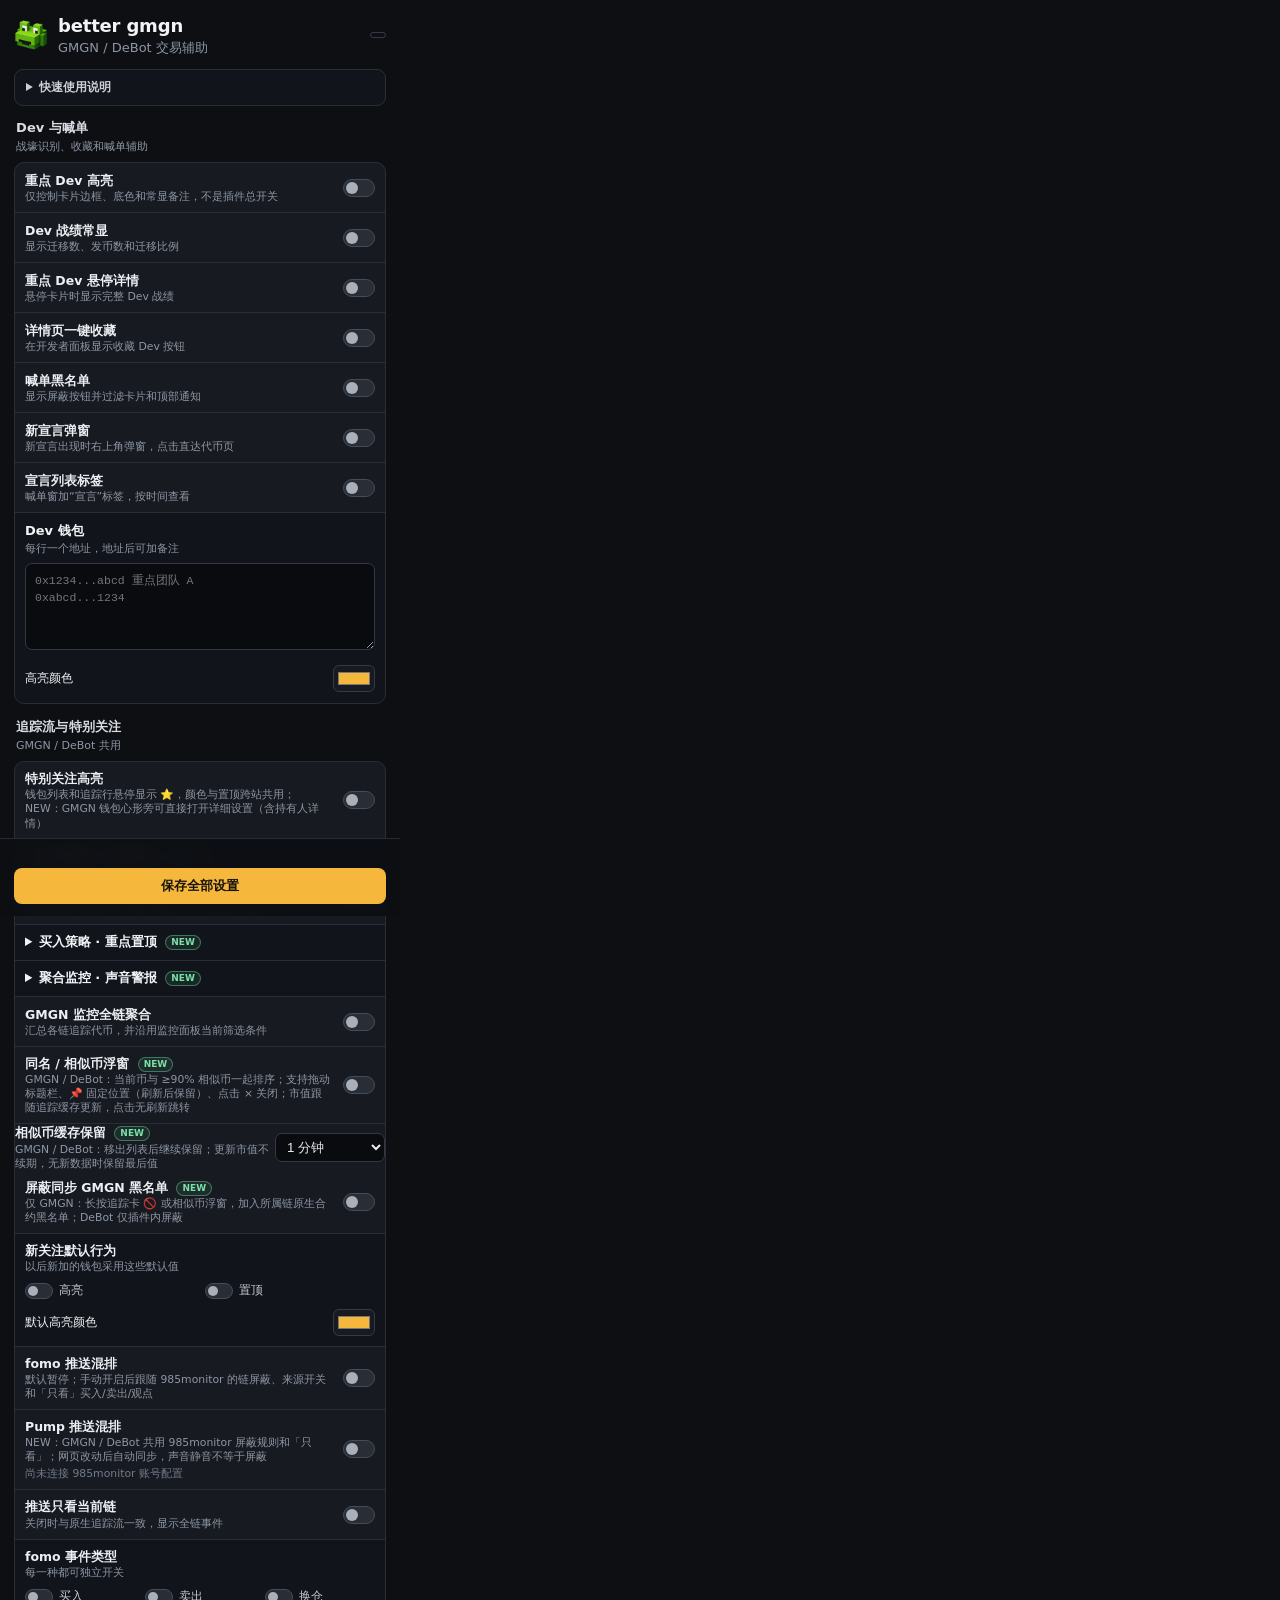
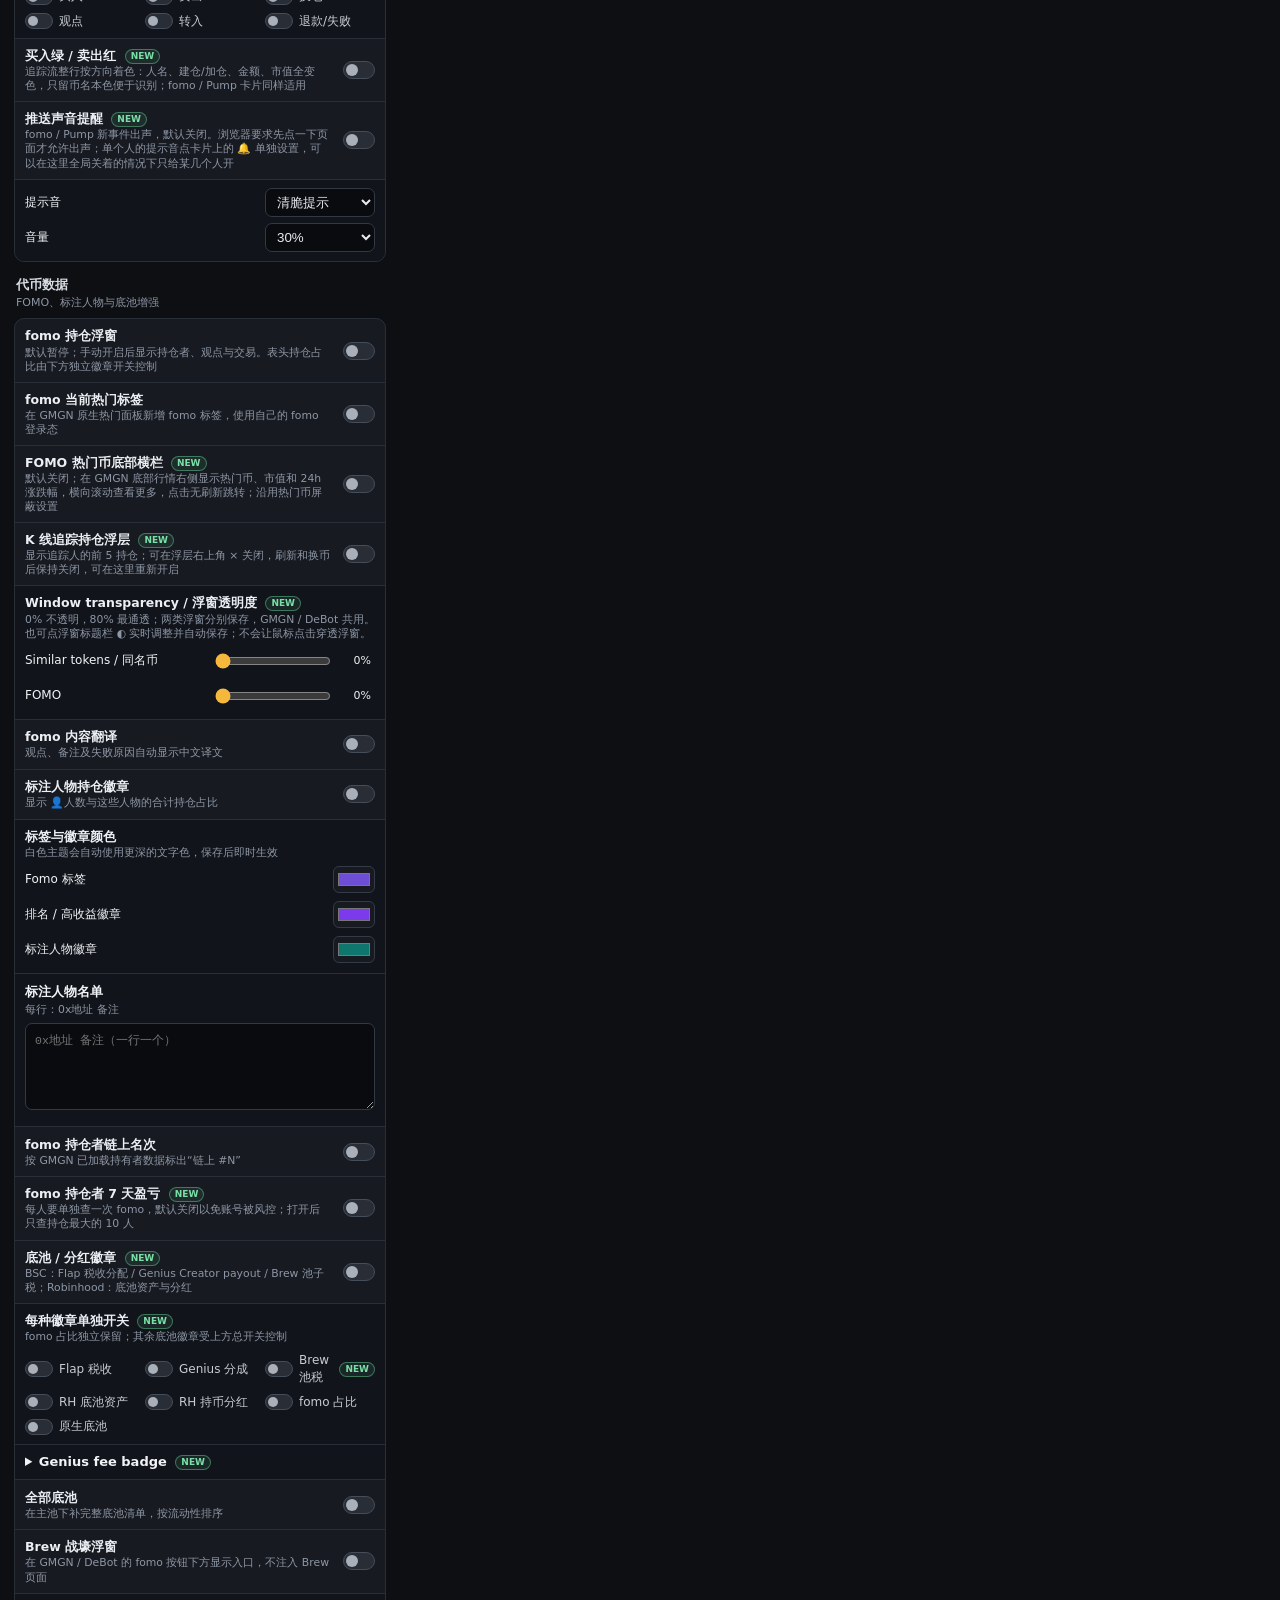
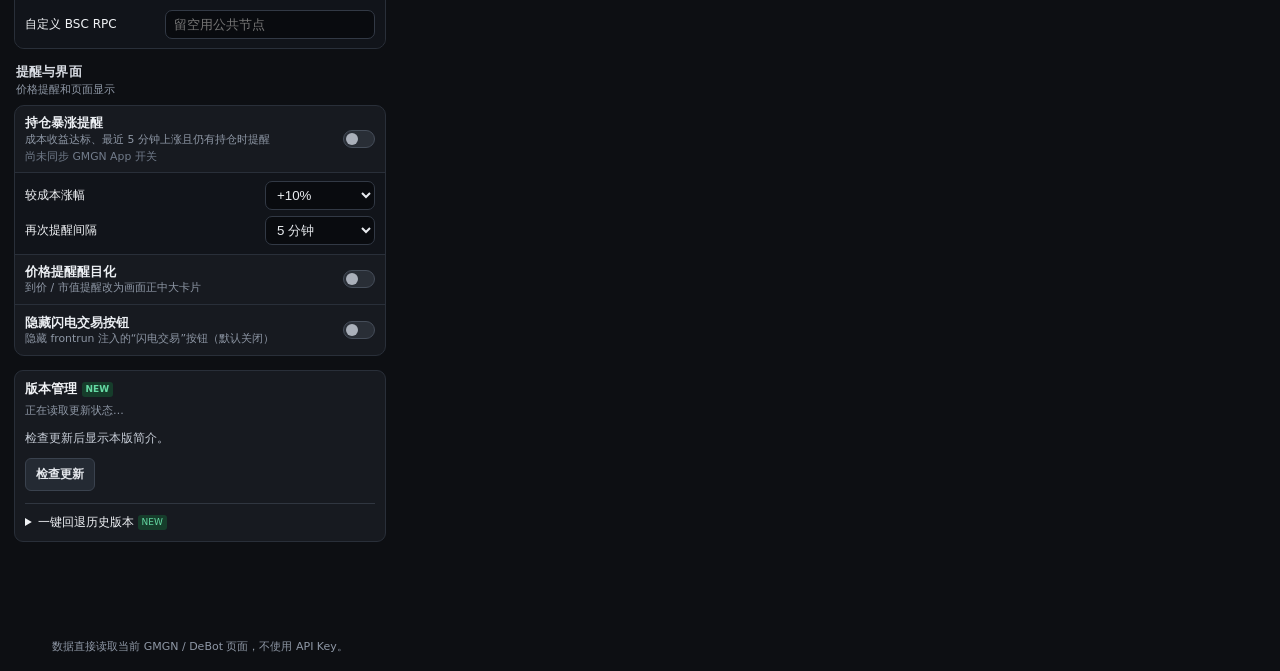
<file: popup.html>
<!doctype html>
<html lang="zh-CN">
  <head>
    <meta charset="utf-8" />
    <meta name="viewport" content="width=device-width, initial-scale=1" />
    <title>better gmgn</title>
    <link rel="stylesheet" href="popup.css" />
  </head>
  <body>
    <main>
      <header>
        <div class="brand">
          <img class="brand-icon" src="icons/icon48.png" alt="" />
          <div>
            <h1>better gmgn</h1>
            <p>GMGN / DeBot 交易辅助</p>
          </div>
        </div>
        <span id="version"></span>
      </header>

      <details class="settings-guide">
        <summary>快速使用说明</summary>
        <ul class="gdh-howto">
          <li><b>追踪流屏蔽某个币</b>：长按 🚫 一秒，默认同步 GMGN 原生合约黑名单。</li>
          <li><b>特别关注</b>：点推送卡或钱包行上的 ☆；追踪面板头部 ★N 可管理。</li>
          <li><b>fomo 浮窗</b>：代币页右下角点 fomo；需使用自己的 fomo 登录态。</li>
          <li><b>Brew 战壕</b>：GMGN / DeBot 的 fomo 按钮下方点 Brew，查看新创建、热门、市值与官方底池。</li>
          <li><b>持仓暴涨提醒</b>：先打开一次 GMGN 持仓面板，切链后也各打开一次。</li>
        </ul>
        <a class="gdh-howto-link" href="https://bettergmgn.com/#features" target="_blank" rel="noreferrer">完整功能说明 →</a>
      </details>

      <section class="settings-section">
        <div class="section-heading"><div><h2>Dev 与喊单</h2><small>战壕识别、收藏和喊单辅助</small></div></div>
        <div class="feature-list">
          <label class="switch-row"><span><strong>重点 Dev 高亮</strong><small>仅控制卡片边框、底色和常显备注，不是插件总开关</small></span><input id="enabled" type="checkbox" /></label>
          <label class="switch-row"><span><strong>Dev 战绩常显</strong><small>显示迁移数、发币数和迁移比例</small></span><input id="show-dev-performance" type="checkbox" /></label>
          <label class="switch-row"><span><strong>重点 Dev 悬停详情</strong><small>悬停卡片时显示完整 Dev 战绩</small></span><input id="show-dev-tooltip" type="checkbox" /></label>
          <label class="switch-row"><span><strong>详情页一键收藏</strong><small>在开发者面板显示收藏 Dev 按钮</small></span><input id="enable-dev-bookmark" type="checkbox" /></label>
          <label class="switch-row"><span><strong>喊单黑名单</strong><small>显示屏蔽按钮并过滤卡片和顶部通知</small></span><input id="enable-callout-blacklist" type="checkbox" /></label>
          <label class="switch-row"><span><strong>新宣言弹窗</strong><small>新宣言出现时右上角弹窗，点击直达代币页</small></span><input id="enable-manifesto-toast" type="checkbox" /></label>
          <label class="switch-row"><span><strong>宣言列表标签</strong><small>喊单窗加“宣言”标签，按时间查看</small></span><input id="enable-manifesto-tab" type="checkbox" /></label>
          <div class="sub-settings">
            <label class="field" for="dev-list"><span>Dev 钱包</span><small>每行一个地址，地址后可加备注</small></label>
            <textarea id="dev-list" rows="4" spellcheck="false" placeholder="0x1234...abcd 重点团队 A&#10;0xabcd...1234"></textarea>
            <label class="control-row" for="highlight-color"><span>高亮颜色</span><input id="highlight-color" type="color" value="#f5b83d" /></label>
          </div>
        </div>
      </section>

      <section class="settings-section">
        <div class="section-heading"><div><h2>追踪流与特别关注</h2><small>GMGN / DeBot 共用</small></div></div>
        <div class="feature-list">
          <label class="switch-row"><span><strong>特别关注高亮</strong><small>钱包列表和追踪行悬停显示 ⭐，颜色与置顶跨站共用；NEW：GMGN 钱包心形旁可直接打开详细设置（含持有人详情）</small></span><input id="enable-special-wallet" type="checkbox" /></label>
          <details class="sub-settings compact">
            <summary><strong>重点提醒 · 持续置顶 <em class="new-badge">NEW</em></strong></summary>
            <small>开启特别关注高亮并选择钱包后，新推送以原生追踪卡片形式持续置顶；GMGN 跟随卡片 / 列表模式。点 × 关闭单条，「全部清除」关闭本站全部已保存提醒，不删除人物或策略，新提醒照常出现。点击代币不清除，仅本地保存，刷新可恢复。</small>
            <div id="priority-wallet-list"></div>
          </details>
          <label class="switch-row"><span><strong>追踪人名防误触</strong><small>开启后点人物名字不再跳转钱包；币名仍正常跳币</small></span><input id="disable-tracker-person-navigation" type="checkbox" /></label>
          <details class="sub-settings compact" id="buy-strategy-settings">
            <summary><strong>买入策略 · 重点置顶 <em class="new-badge">NEW</em></strong></summary>
            <small>策略按组独立保存，不随下方「保存全部设置」覆盖。新增组默认关闭；保存条件后，使用各组开关启停。</small>
            <div id="buy-strategy-editor"></div>
          </details>
          <details class="sub-settings compact"><summary><strong>聚合监控 · 声音警报 <em class="new-badge">NEW</em></strong></summary><small>GMGN 底部「聚合监控」打开独立原生面板，支持拖拽、缩放和停靠；人数左侧显示买家头像，点击查看明细；汇总已接收的追踪 / FOMO / Pump 买入，按人数、USD 金额筛选排序；新增卖出额、净买入额（买入减卖出）和确认清仓人数，缺数据不伪造。面板内 Sound alerts / 声音警报可配置秒数、金额或去重买家数、三级强度、同币每档仅提醒一次（跨刷新记忆）、0–100% 音量和每档独立的 6 种提示音，支持中文切换与试听，默认关闭。关闭面板仍监听；刷新后需点击启用声音。仅本地已接收数据，不补抓历史，不执行交易。</small></details>
          <label class="switch-row"><span><strong>GMGN 监控全链聚合</strong><small>汇总各链追踪代币，并沿用监控面板当前筛选条件</small></span><input id="enable-monitor-aggregate" type="checkbox" /></label>
          <label class="switch-row"><span><strong>同名 / 相似币浮窗 <em class="new-badge">NEW</em></strong><small>GMGN / DeBot：当前币与 ≥90% 相似币一起排序；支持拖动标题栏、📌 固定位置（刷新后保留）、点击 × 关闭；市值跟随追踪缓存更新，点击无刷新跳转</small></span><input id="enable-similar-token-panel" type="checkbox" /></label>
          <label class="option-row" for="similar-token-cache-minutes"><span><strong>相似币缓存保留 <em class="new-badge">NEW</em></strong><small>GMGN / DeBot：移出列表后继续保留；更新市值不续期，无新数据时保留最后值</small></span><select id="similar-token-cache-minutes"><option value="1">1 分钟</option><option value="5">5 分钟</option><option value="10">10 分钟</option><option value="30">30 分钟</option></select></label>
          <label class="switch-row"><span><strong>屏蔽同步 GMGN 黑名单 <em class="new-badge">NEW</em></strong><small>仅 GMGN：长按追踪卡 🚫 或相似币浮窗，加入所属链原生合约黑名单；DeBot 仅插件内屏蔽</small></span><input id="sync-gmgn-token-blacklist" type="checkbox" /></label>
          <div class="sub-settings compact">
            <div class="option-row"><span><strong>新关注默认行为</strong><small>以后新加的钱包采用这些默认值</small></span></div>
            <div class="check-grid two"><label><input id="special-wallet-default-highlight" type="checkbox" />高亮</label><label><input id="special-wallet-default-pin" type="checkbox" />置顶</label></div>
            <label class="control-row" for="special-wallet-default-color"><span>默认高亮颜色</span><input id="special-wallet-default-color" type="color" value="#f5b83d" /></label>
          </div>
          <label class="switch-row"><span><strong>fomo 推送混排</strong><small>默认暂停；手动开启后跟随 985monitor 的链屏蔽、来源开关和「只看」买入/卖出/观点</small></span><input id="enable-fomo-feed" type="checkbox" /></label>
          <label class="switch-row"><span><strong>Pump 推送混排</strong><small>NEW：GMGN / DeBot 共用 985monitor 屏蔽规则和「只看」；网页改动后自动同步，声音静音不等于屏蔽</small><small id="monitor-985-sync-status" class="sync-status">尚未连接 985monitor 账号配置</small></span><input id="enable-pump-feed" type="checkbox" /></label>
          <label class="switch-row"><span><strong>推送只看当前链</strong><small>关闭时与原生追踪流一致，显示全链事件</small></span><input id="fomo-feed-chain-only" type="checkbox" /></label>
          <div class="sub-settings compact">
            <div class="option-row"><span><strong>fomo 事件类型</strong><small>每一种都可独立开关</small></span></div>
            <div class="check-grid"><label><input id="fomo-feed-buy" type="checkbox" />买入</label><label><input id="fomo-feed-sell" type="checkbox" />卖出</label><label><input id="fomo-feed-swap" type="checkbox" />换仓</label><label><input id="fomo-feed-thesis" type="checkbox" />观点</label><label><input id="fomo-feed-transfer-in" type="checkbox" />转入</label><label><input id="fomo-feed-refund" type="checkbox" />退款/失败</label></div>
          </div>
          <label class="switch-row"><span><strong>买入绿 / 卖出红 <em class="new-badge">NEW</em></strong><small>追踪流整行按方向着色：人名、建仓/加仓、金额、市值全变色，只留币名本色便于识别；fomo / Pump 卡片同样适用</small></span><input id="enable-tracker-side-color" type="checkbox" /></label>
          <label class="switch-row"><span><strong>推送声音提醒 <em class="new-badge">NEW</em></strong><small>fomo / Pump 新事件出声，默认关闭。浏览器要求先点一下页面才允许出声；单个人的提示音点卡片上的 🔔 单独设置，可以在这里全局关着的情况下只给某几个人开</small></span><input id="feed-sound-on" type="checkbox" /></label>
          <div class="sub-settings compact control-grid">
            <label class="control-row" for="feed-sound-kind"><span>提示音</span><select id="feed-sound-kind"><option value="beep">清脆提示</option><option value="bell">铃声</option><option value="chime">双音门铃</option><option value="rise">上扬音阶</option><option value="radar">雷达</option><option value="alarm">警报</option></select></label>
            <label class="control-row" for="feed-sound-volume"><span>音量</span><select id="feed-sound-volume"><option value="30">30%</option><option value="50">50%</option><option value="70">70%</option><option value="100">100%</option></select></label>
          </div>
        </div>
      </section>

      <section class="settings-section">
        <div class="section-heading"><div><h2>代币数据</h2><small>FOMO、标注人物与底池增强</small></div></div>
        <div class="feature-list">
          <label class="switch-row"><span><strong>fomo 持仓浮窗</strong><small>默认暂停；手动开启后显示持仓者、观点与交易。表头持仓占比由下方独立徽章开关控制</small></span><input id="enable-fomo-panel" type="checkbox" /></label>
          <label class="switch-row"><span><strong>fomo 当前热门标签</strong><small>在 GMGN 原生热门面板新增 fomo 标签，使用自己的 fomo 登录态</small></span><input id="enable-fomo-trending" type="checkbox" /></label>
          <label class="switch-row"><span><strong>FOMO 热门币底部横栏 <em class="new-badge">NEW</em></strong><small>默认关闭；在 GMGN 底部行情右侧显示热门币、市值和 24h 涨跌幅，横向滚动查看更多，点击无刷新跳转；沿用热门币屏蔽设置</small></span><input id="enable-fomo-trending-footer" type="checkbox" /></label>
          <label class="switch-row"><span><strong>K 线追踪持仓浮层 <em class="new-badge">NEW</em></strong><small>显示追踪人的前 5 持仓；可在浮层右上角 × 关闭，刷新和换币后保持关闭，可在这里重新开启</small></span><input id="enable-chart-tracked-holdings" type="checkbox" /></label>
          <div class="sub-settings compact control-grid">
            <div class="option-row"><span><strong>Window transparency / 浮窗透明度 <em class="new-badge">NEW</em></strong><small>0% 不透明，80% 最通透；两类浮窗分别保存，GMGN / DeBot 共用。也可点浮窗标题栏 ◐ 实时调整并自动保存；不会让鼠标点击穿透浮窗。</small></span></div>
            <label class="control-row" for="similar-token-panel-transparency"><span>Similar tokens / 同名币</span><span class="transparency-control"><input id="similar-token-panel-transparency" type="range" min="0" max="80" step="5" value="0" /><output>0%</output></span></label>
            <label class="control-row" for="fomo-panel-transparency"><span>FOMO</span><span class="transparency-control"><input id="fomo-panel-transparency" type="range" min="0" max="80" step="5" value="0" /><output>0%</output></span></label>
          </div>
          <label class="switch-row"><span><strong>fomo 内容翻译</strong><small>观点、备注及失败原因自动显示中文译文</small></span><input id="fomo-translate" type="checkbox" /></label>
          <label class="switch-row"><span><strong>标注人物持仓徽章</strong><small>显示 👤人数与这些人物的合计持仓占比</small></span><input id="enable-marked-holders" type="checkbox" /></label>
          <div class="sub-settings compact control-grid">
            <div class="option-row"><span><strong>标签与徽章颜色</strong><small>白色主题会自动使用更深的文字色，保存后即时生效</small></span></div>
            <label class="control-row" for="fomo-label-color"><span>Fomo 标签</span><input id="fomo-label-color" type="color" value="#6d4ed4" /></label>
            <label class="control-row" for="rank-badge-color"><span>排名 / 高收益徽章</span><input id="rank-badge-color" type="color" value="#7c3aed" /></label>
            <label class="control-row" for="marked-badge-color"><span>标注人物徽章</span><input id="marked-badge-color" type="color" value="#0f766e" /></label>
          </div>
          <div class="sub-settings">
            <label class="field" for="marked-list"><span>标注人物名单</span><small>每行：0x地址 备注</small></label>
            <textarea id="marked-list" rows="4" placeholder="0x地址 备注（一行一个）"></textarea>
          </div>
          <label class="switch-row"><span><strong>fomo 持仓者链上名次</strong><small>按 GMGN 已加载持有者数据标出“链上 #N”</small></span><input id="enable-merge-fomo-holders" type="checkbox" /></label>
          <label class="switch-row"><span><strong>fomo 持仓者 7 天盈亏 <em class="new-badge">NEW</em></strong><small>每人要单独查一次 fomo，默认关闭以免账号被风控；打开后只查持仓最大的 10 人</small></span><input id="enable-fomo-holder-pnl" type="checkbox" /></label>
          <label class="switch-row"><span><strong>底池 / 分红徽章 <em class="new-badge">NEW</em></strong><small>BSC：Flap 税收分配 / Genius Creator payout / Brew 池子税；Robinhood：底池资产与分红</small></span><input id="enable-flap-tax" type="checkbox" /></label>
          <div class="sub-settings compact">
            <div class="option-row"><span><strong>每种徽章单独开关 <em class="new-badge">NEW</em></strong><small>fomo 占比独立保留；其余底池徽章受上方总开关控制</small></span></div>
            <div class="check-grid"><label><input id="enable-flap-tax-badge" type="checkbox" />Flap 税收</label><label><input id="enable-genius-badge" type="checkbox" />Genius 分成</label><label><input id="enable-brew-fee-badge" type="checkbox" />Brew 池税 <em class="new-badge">NEW</em></label><label><input id="enable-rh-pool-badge" type="checkbox" />RH 底池资产</label><label><input id="enable-rh-dividend-badge" type="checkbox" />RH 持币分红</label><label><input id="enable-fomo-share-badge" type="checkbox" />fomo 占比</label><label><input id="enable-native-pool-badge" type="checkbox" />原生底池</label></div>
          </div>
          <details class="sub-settings compact"><summary><strong>Genius fee badge <em class="new-badge">NEW</em></strong></summary><small>Creator payout &gt; 0.25%: red warning; ≤ 0.25%: checkmark. Trenches show only ✓ / ⚠ beside the native tax chip; hover for on-chain details. Token pages place marked-holder share beside the fee badge. A checkmark is not a token safety rating. Uses the badge switch above.</small><details><summary>中文说明</summary><small>Creator payout 大于 0.25% 红色警示，不超过则打勾；战壕在原生税标旁只显示 ✓ / ⚠，悬停看明细，原税标未加载时显示在 Genius 平台图标旁。代币页的标注人物占比与费率徽章并排，开关独立；勾选不代表代币安全。</small></details></details>
           <label class="switch-row"><span><strong>全部底池</strong><small>在主池下补完整底池清单，按流动性排序</small></span><input id="enable-all-pools" type="checkbox" /></label>
          <label class="switch-row"><span><strong>Brew 战壕浮窗</strong><small>在 GMGN / DeBot 的 fomo 按钮下方显示入口，不注入 Brew 页面</small></span><input id="enable-brew-panel" type="checkbox" /></label>
          <div class="sub-settings compact"><label class="control-row text-control" for="flap-rpc"><span>自定义 BSC RPC</span><input id="flap-rpc" type="text" placeholder="留空用公共节点" /></label></div>
        </div>
      </section>

      <section class="settings-section">
        <div class="section-heading"><div><h2>提醒与界面</h2><small>价格提醒和页面显示</small></div></div>
        <div class="feature-list">
          <label class="switch-row"><span><strong>持仓暴涨提醒</strong><small>成本收益达标、最近 5 分钟上涨且仍有持仓时提醒</small><small id="gmgn-holding-sync-status" class="sync-status">尚未同步 GMGN App 开关</small></span><input id="enable-holding-surge" type="checkbox" /></label>
          <div class="sub-settings compact control-grid">
            <label class="control-row" for="holding-surge-threshold"><span>较成本涨幅</span><select id="holding-surge-threshold"><option value="10">+10%</option><option value="20">+20%</option><option value="30">+30%</option><option value="50">+50%</option><option value="100">+100%</option></select></label>
            <label class="control-row" for="holding-surge-cooldown"><span>再次提醒间隔</span><select id="holding-surge-cooldown"><option value="5">5 分钟</option><option value="15">15 分钟</option><option value="30">30 分钟</option><option value="60">1 小时</option><option value="180">3 小时</option><option value="360">6 小时</option><option value="1440">24 小时</option></select></label>
          </div>
          <label class="switch-row"><span><strong>价格提醒醒目化</strong><small>到价 / 市值提醒改为画面正中大卡片</small></span><input id="enable-remind-alert" type="checkbox" /></label>
          <label class="switch-row"><span><strong>隐藏闪电交易按钮</strong><small>隐藏 frontrun 注入的“闪电交易”按钮（默认关闭）</small></span><input id="hide-lightning-trade" type="checkbox" /></label>
        </div>
      </section>

      <section class="update-card">
        <div class="update-heading"><strong>版本管理 <span class="update-new">NEW</span></strong><small id="update-status" role="status">正在读取更新状态…</small></div>
          <p id="update-summary" class="update-summary">检查更新后显示本版简介。</p>
        <div class="update-actions"><button id="check-update" type="button">检查更新</button><button id="skip-update" type="button" hidden>跳过本次更新</button><a id="release-link" href="#" hidden>完整说明</a></div>
        <details id="update-history"><summary>一键回退历史版本 <span class="update-new">NEW</span></summary>
          <p class="update-hint">仅提供官方正式版；安装前校验并备份。保留设置，回退后跳过刚撤回的版本。</p>
          <p id="history-status" class="update-hint" role="status"></p>
          <a id="updater-setup" href="https://bettergmgn.com/" target="_blank" rel="noopener noreferrer" hidden>下载新版安装器，运行一次“安装 / 修复”</a>
          <label for="rollback-version">选择版本</label><div class="update-actions"><select id="rollback-version"><option value="">展开后加载历史版本</option></select><button id="rollback-update" type="button" disabled>回退此版本</button></div>
          <p id="rollback-summary" class="update-summary" hidden></p>
        </details>
      </section>
      <div class="save-bar"><div id="status" aria-live="polite"></div><button id="save" type="button">保存全部设置</button></div>
      <footer>数据直接读取当前 GMGN / DeBot 页面，不使用 API Key。</footer>
    </main>
    <script src="buy-strategies.js"></script>
    <script src="popup.js"></script>
  </body>
</html>
</file>
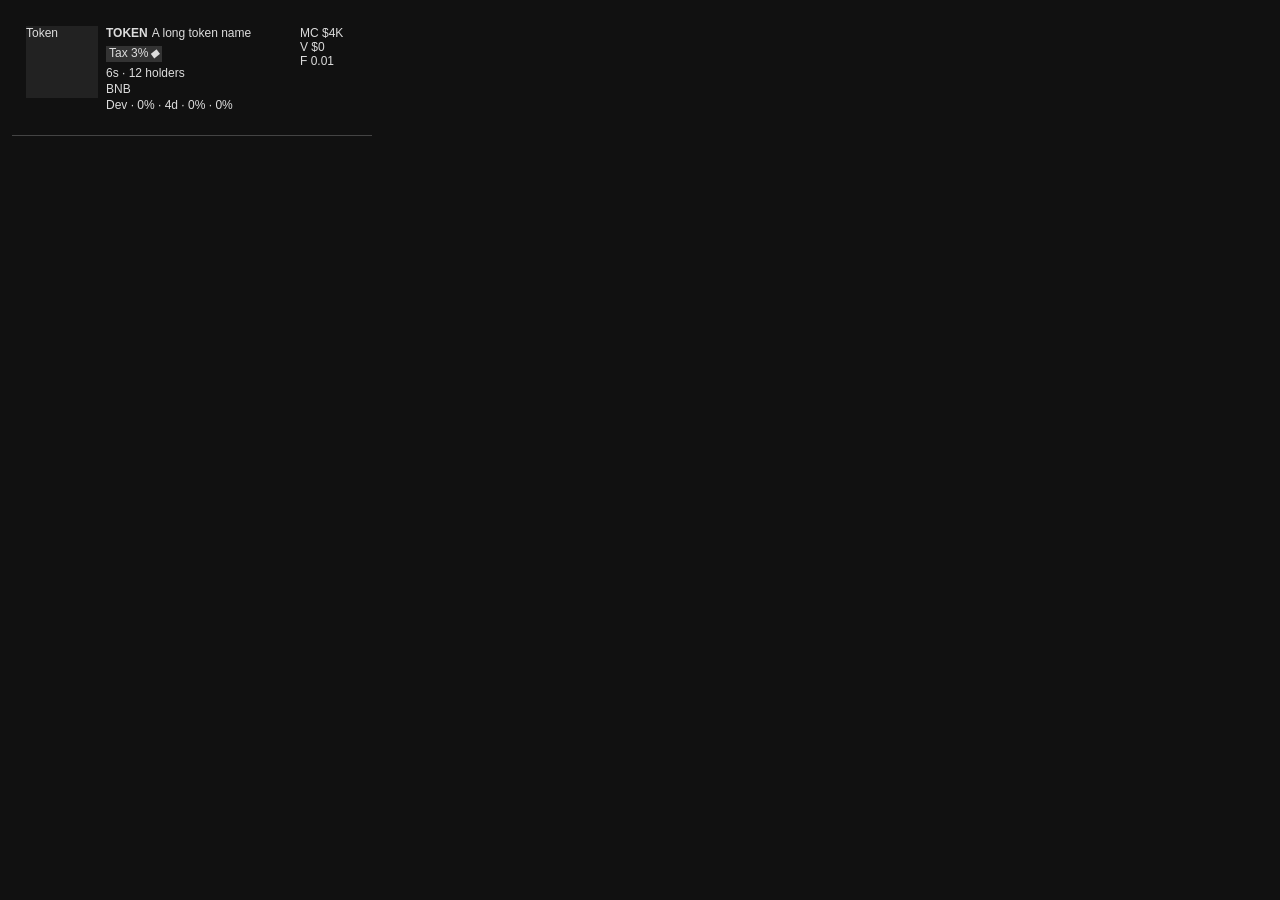
<file: scripts/fixtures/trench-tax-layout.html>
<!doctype html>
<meta charset="utf-8">
<title>GMGN trench tax layout regression</title>
<!-- Simplified from the live BSC card DOM on 2026-09-11. No account data. -->
<style>
  * { box-sizing: border-box; }
  body { margin: 12px; background: #111; color: #ddd; font: 12px Arial; }
  #list { width: 360px; }
  [data-testid="trench-token-card"] { display: flex; gap: 8px; padding: 14px; width: 100%; height: 124px; overflow: hidden; border-bottom: 1px solid #444; }
  .avatar { width: 72px; height: 72px; flex: 0 0 72px; background: #222; }
  .body { display: flex; flex: 1; height: 100%; overflow: hidden; }
  .content { display: flex; flex-direction: column; justify-content: space-between; flex: 1; overflow: hidden; }
  .grid { display: grid; grid-template-columns: minmax(0,1fr) auto; gap: 4px; }
  .left { display: flex; flex-direction: column; min-width: 0; }
  .title { display: flex; height: 20px; gap: 4px; overflow: hidden; white-space: nowrap; }
  .description { min-width: 0; overflow: hidden; text-overflow: ellipsis; }
  .trenches-token-base-stacked-row { display: flex; height: 16px; min-width: 0; gap: 12px; overflow: hidden; white-space: nowrap; }
  .tax-wrapper { display: inline-flex; }
  .trenches-tax-badge { display: flex; height: 16px; flex-shrink: 0; gap: 2px; white-space: nowrap; padding: 0 3px; background: #333; }
  .social { height: 16px; margin-top: 4px; white-space: nowrap; overflow: hidden; }
  .pool { height: 16px; }
  .stats { width: 58px; }
  .metrics { display: flex; height: 24px; overflow: hidden; }
  .legacy .grid { display: flex; flex-direction: column; }
  .legacy .title { flex: 0 0 20px; }
  .legacy .stats { display: none; }
</style>
<div id="list">
  <div data-testid="trench-token-card" href="/bsc/token/0x1111111111111111111111111111111111117777">
    <div class="avatar">Token</div>
    <div class="body"><div class="content">
      <div class="grid"><div class="left">
        <div class="title"><b>TOKEN</b><span class="description">A long token name</span></div>
        <div class="trenches-token-base-stacked-row"><div class="tax-wrapper"><div class="trenches-tax-badge"><span>Tax 3%</span><i>◆</i></div></div></div>
        <div class="social">6s · 12 holders</div>
        <div class="pool">BNB</div>
      </div><div class="stats">MC $4K<br>V $0<br>F 0.01</div></div>
      <div class="metrics h-[24px]">Dev · 0% · 4d · 0% · 0%</div>
    </div></div>
  </div>
</div>
</file>
<file: popup.css>
:root {
  color-scheme: dark;
  --bg: #0d0f13;
  --surface: #171a20;
  --surface-2: #11141a;
  --line: #292f39;
  --text: #f1f3f6;
  --muted: #8e97a5;
  --accent: #f5b83d;
  --ok: #67d49a;
}

* { box-sizing: border-box; }

body {
  width: 400px;
  max-height: 640px;
  overflow-y: auto;
  margin: 0;
  background: var(--bg);
  color: var(--text);
  font: 13px/1.45 system-ui, -apple-system, BlinkMacSystemFont, "Segoe UI", sans-serif;
}

body::-webkit-scrollbar { width: 8px; }
body::-webkit-scrollbar-thumb { border: 2px solid var(--bg); border-radius: 999px; background: #3b424e; }

main { padding: 13px 14px 16px; }

header {
  display: flex;
  align-items: center;
  justify-content: space-between;
  margin-bottom: 11px;
}

.brand { display: flex; align-items: center; gap: 10px; }
.brand-icon { width: 34px; height: 34px; border-radius: 9px; }
h1, h2, p { margin: 0; }
h1 { font-size: 18px; letter-spacing: -0.01em; }
header p, small, footer { color: var(--muted); }

#version {
  padding: 2px 7px;
  border: 1px solid #343b46;
  border-radius: 999px;
  color: #b7bdc7;
  font-size: 11px;
}

.settings-guide {
  margin-bottom: 13px;
  border: 1px solid var(--line);
  border-radius: 9px;
  background: var(--surface-2);
}

.settings-guide summary {
  padding: 9px 11px;
  color: #cbd0d8;
  font-size: 12px;
  font-weight: 700;
  cursor: pointer;
  user-select: none;
}

.settings-guide[open] summary { border-bottom: 1px solid var(--line); }
.gdh-howto { margin: 9px 11px 7px; padding-left: 18px; color: #aeb5c0; font-size: 12px; line-height: 1.55; }
.gdh-howto li { margin-bottom: 5px; }
.gdh-howto b { color: #e5e8ed; }
.gdh-howto-link { display: inline-block; margin: 0 11px 10px; color: var(--accent); font-size: 12px; text-decoration: none; }
.gdh-howto-link:hover { text-decoration: underline; }

.settings-section { margin-bottom: 14px; }
.section-heading { display: flex; align-items: end; justify-content: space-between; margin: 0 2px 7px; }
.section-heading h2 { color: #d8dce3; font-size: 13px; font-weight: 750; letter-spacing: 0.01em; }
.section-heading small { display: block; margin-top: 1px; font-size: 11px; }

.feature-list {
  overflow: hidden;
  border: 1px solid var(--line);
  border-radius: 10px;
  background: var(--surface);
}

.switch-row,
.control-row,
.update-card {
  display: flex;
  align-items: center;
  justify-content: space-between;
  gap: 12px;
}

.switch-row {
  min-height: 50px;
  margin: 0;
  padding: 8px 10px;
  border-bottom: 1px solid var(--line);
}

.switch-row > span,
.option-row > span,
.update-card > span { display: flex; min-width: 0; flex-direction: column; }
.switch-row strong, .option-row strong { color: #eceff3; font-size: 12.5px; font-weight: 700; }
.new-badge {
  display: inline-flex;
  align-items: center;
  height: 15px;
  margin-left: 4px;
  padding: 0 5px;
  border: 1px solid rgba(103, 212, 154, .46);
  border-radius: 999px;
  color: #7ae0a8;
  background: rgba(103, 212, 154, .1);
  font-size: 9px;
  font-style: normal;
  font-weight: 800;
  line-height: 13px;
  vertical-align: 1px;
}
.switch-row small, .option-row small { line-height: 1.3; }
.switch-row .sync-status { display: block; margin-top: 3px; color: #727c8b; }
.switch-row .sync-status.is-ok { color: var(--ok); }
.switch-row .sync-status.is-warn { color: #e6b866; }

input[type="checkbox"] {
  position: relative;
  flex: 0 0 auto;
  width: 32px;
  height: 18px;
  margin: 0;
  appearance: none;
  border: 1px solid #454d59;
  border-radius: 999px;
  outline: none;
  background: #292e36;
  cursor: pointer;
  transition: background .15s ease, border-color .15s ease;
}

input[type="checkbox"]::after {
  content: "";
  position: absolute;
  top: 2px;
  left: 2px;
  width: 12px;
  height: 12px;
  border-radius: 50%;
  background: #aab0ba;
  transition: transform .15s ease, background .15s ease;
}

input[type="checkbox"]:checked { border-color: var(--accent); background: rgba(245, 184, 61, .24); }
input[type="checkbox"]:checked::after { transform: translateX(14px); background: var(--accent); }
input[type="checkbox"]:focus-visible { box-shadow: 0 0 0 2px rgba(245, 184, 61, .2); }

.sub-settings {
  padding: 9px 10px 10px;
  border-bottom: 1px solid var(--line);
  background: var(--surface-2);
}

.sub-settings.compact { padding-top: 8px; padding-bottom: 8px; }
.feature-list > :last-child { border-bottom: 0; }
.field { display: flex; flex-direction: column; margin-bottom: 6px; font-weight: 650; }
.field small { font-weight: 400; }

textarea,
input[type="text"],
select {
  border: 1px solid #323945;
  border-radius: 7px;
  outline: none;
  background: #090b0f;
  color: #e8ebef;
}

textarea {
  width: 100%;
  min-height: 74px;
  resize: vertical;
  padding: 8px 9px;
  font: 11.5px/1.5 ui-monospace, SFMono-Regular, Menlo, Consolas, monospace;
}

textarea:focus, input[type="text"]:focus, select:focus { border-color: var(--accent); box-shadow: 0 0 0 2px rgba(245, 184, 61, .1); }
.control-row { min-height: 30px; font-size: 12px; }
.sub-settings .control-row { margin-top: 8px; }
.text-control input { width: 210px; padding: 6px 8px; }
select { min-width: 110px; padding: 5px 7px; }

input[type="color"] {
  width: 42px;
  height: 27px;
  padding: 2px;
  border: 1px solid #343b46;
  border-radius: 6px;
  background: var(--surface);
}

.option-row { display: flex; align-items: center; justify-content: space-between; }
.check-grid { display: grid; grid-template-columns: repeat(3, 1fr); gap: 7px 10px; margin-top: 8px; }
.check-grid.two { grid-template-columns: repeat(2, 1fr); }
.check-grid label { display: flex; align-items: center; gap: 6px; color: #c7ccd4; font-size: 12px; }
.check-grid input[type="checkbox"] { width: 28px; height: 16px; }
.check-grid input[type="checkbox"]::after { width: 10px; height: 10px; }
.check-grid input[type="checkbox"]:checked::after { transform: translateX(12px); }
.control-grid { display: grid; grid-template-columns: 1fr; gap: 5px; }
.control-grid .control-row { margin-top: 0; }

.update-card {
  margin-bottom: 10px;
  padding: 9px 10px;
  border: 1px solid var(--line);
  border-radius: 9px;
  background: var(--surface);
}

#update-status { max-width: 210px; }
#release-link { margin-top: 3px; color: var(--ok); font-size: 11px; text-decoration: none; }
#release-link:hover { text-decoration: underline; }
.update-card.has-update { border-color: rgba(41, 209, 125, .65); box-shadow: 0 0 0 1px rgba(41, 209, 125, .1); }

button {
  border: 0;
  border-radius: 8px;
  background: var(--accent);
  color: #17130a;
  font-weight: 750;
  cursor: pointer;
}

button:hover { filter: brightness(1.06); }
#check-update { width: auto; flex: 0 0 auto; padding: 7px 10px; border: 1px solid #3a424e; background: #242a33; color: #e5e8ed; font-size: 12px; }
#check-update:hover { border-color: var(--accent); }
#check-update:disabled { cursor: wait; opacity: .65; }
.update-card { display: block; }
.update-heading { display: grid; gap: 5px; }
#update-status { max-width: none; overflow-wrap: anywhere; }
.update-summary { margin: 10px 0; font-size: 12px; line-height: 1.6; color: #c8ced8; white-space: pre-wrap; overflow-wrap: anywhere; }
.update-actions { display: flex; align-items: center; gap: 8px; flex-wrap: wrap; }
.update-actions button { width: auto; padding: 7px 10px; border: 1px solid #3a424e; border-radius: 6px; background: #242a33; color: #e5e8ed; font-size: 12px; }
.update-actions button:disabled { opacity: .5; cursor: not-allowed; }
.update-actions select { flex: 1; min-width: 130px; }
.update-new { display: inline-block; padding: 1px 4px; border-radius: 3px; color: #65daa4; background: #163d2b; font-size: 9px; vertical-align: middle; }
#update-history { margin-top: 12px; padding-top: 10px; border-top: 1px solid #303640; font-size: 12px; }
#update-history summary { cursor: pointer; }
.update-hint { color: #99a4b4; font-size: 11px; line-height: 1.5; overflow-wrap: anywhere; }
#update-history label { display: block; margin: 8px 0 5px; }
.update-card [hidden] { display: none !important; }

.save-bar {
  position: sticky;
  z-index: 5;
  bottom: -16px;
  margin: 0 -14px;
  padding: 8px 14px 12px;
  border-top: 1px solid rgba(41, 47, 57, .88);
  background: rgba(13, 15, 19, .96);
  backdrop-filter: blur(10px);
}

#status { min-height: 17px; margin-bottom: 4px; color: #aeb4bf; font-size: 11px; }
#status.error { color: #ff7f85; }
#status.success { color: var(--ok); }
#save { width: 100%; padding: 9px 12px; }
footer { margin-top: 9px; text-align: center; font-size: 11px; }
#priority-wallet-list {
  max-height: 240px;
  overflow-y: auto;
  overscroll-behavior: contain;
}

#buy-strategy-settings > small { display: block; line-height: 1.6; margin: 8px 0; }
#buy-strategy-settings textarea, #buy-strategy-settings > select { width: 100%; margin: 5px 0 10px; }
#buy-strategy-settings input[type="number"] { width: 110px; min-width: 0; }

#priority-wallet-list .control-row > span {
  min-width: 0;
  overflow: hidden;
  text-overflow: ellipsis;
  white-space: nowrap;
}

.update-consent-note { margin: 8px 0; color: var(--muted); font-size: 11px; line-height: 1.5; }
.update-consent-note a { color: inherit; text-decoration: underline; }

/* Shared inline strategy editor inside the existing star manager. */
.gdh-manager-tabs { display: flex; gap: 6px; padding: 8px 10px; flex-shrink: 0; border-bottom: 1px solid rgba(139,147,161,.2); }
.gdh-manager-tabs button, .gdh-strategy-actions button { font: inherit; color: inherit; background: transparent; border: 1px solid rgba(139,147,161,.35); border-radius: 5px; padding: 5px 10px; cursor: pointer; }
.gdh-manager-tabs [aria-selected="true"] { color: #f5b83d; border-color: #a67c20; background: rgba(245,184,61,.1); }
.gdh-manager-new { margin-left: 5px; color: #58d7ae; font: 600 9px/1 system-ui; }
.gdh-manager-wallets { min-height: 0; overflow: auto; }
.gdh-sp-manage-modal > .gdh-manager-wallets { display: flex; flex: 1; flex-direction: column; }
.gdh-manager-wallets[hidden], .gdh-strategy-editor[hidden] { display: none !important; }
.gdh-strategy-editor { padding: 10px; min-height: 0; overflow: auto; overscroll-behavior: contain; font: 400 12px/1.5 system-ui, sans-serif; }
.gdh-strategy-editor * { box-sizing: border-box; }
.gdh-strategy-hint { margin: 0 0 8px; opacity: .72; font-size: 11px; }
.gdh-strategy-editor fieldset { min-width: 0; margin: 0 0 10px; padding: 10px; border: 1px solid rgba(139,147,161,.25); border-radius: 6px; }
.gdh-strategy-toggle { display: flex; align-items: center; gap: 7px; font-weight: 600; margin-bottom: 5px; cursor: pointer; }
.gdh-strategy-toggle input { accent-color: #f5b83d; width: 14px; height: 14px; margin: 0; }
.gdh-strategy-number { display: flex; gap: 8px; align-items: center; justify-content: space-between; margin-bottom: 8px; }
.gdh-strategy-editor input[type="search"], .gdh-strategy-editor input[type="number"], .gdh-strategy-editor select, .gdh-strategy-editor textarea { font: inherit; color: inherit; background: var(--bg-dialog, #101216); border: 1px solid rgba(139,147,161,.35); border-radius: 5px; padding: 5px 7px; }
.gdh-strategy-editor input[type="number"] { width: 108px; min-width: 0; }
.gdh-strategy-editor select, .gdh-strategy-editor textarea { display: block; width: 100%; margin-bottom: 7px; }
.gdh-strategy-editor textarea { resize: vertical; min-height: 65px; line-height: 1.6; }
.gdh-strategy-actions { display: flex; gap: 8px; }
.gdh-strategy-actions :is(.gdh-strategy-save, .gdh-global-save) { color: #17191e; background: #f5b83d; border-color: #f5b83d; font-weight: 600; }
.gdh-strategy-actions button:disabled { opacity: .5; cursor: not-allowed; }
.gdh-strategy-status { min-height: 20px; margin-top: 7px; color: #58d7ae; overflow-wrap: anywhere; }
.gdh-strategy-status.is-error { color: #ff8787; }
.gdh-strategy-editor :focus-visible, .gdh-manager-tabs :focus-visible { outline: 2px solid #f5b83d; outline-offset: 2px; }

/* Individually saved strategy groups. */
.gdh-strategy-groups { display: grid; gap: 5px; max-height: 154px; overflow: auto; margin: 9px 0 12px; }
.gdh-strategy-group { display: flex; align-items: center; gap: 8px; border: 1px solid rgba(139,147,161,.25); border-radius: 5px; padding: 5px 7px; }
.gdh-strategy-group.is-selected { border-color: #a67c20; background: rgba(245,184,61,.08); }
.gdh-strategy-group > button { min-width: 0; flex: 1; overflow: hidden; text-overflow: ellipsis; white-space: nowrap; text-align: left; font: inherit; color: inherit; background: none; border: 0; cursor: pointer; padding: 3px; }
.gdh-strategy-group > label { display: flex; align-items: center; gap: 4px; flex-shrink: 0; font-size: 11px; cursor: pointer; }
.gdh-strategy-group input { width: 14px; height: 14px; margin: 0; accent-color: #f5b83d; }
.gdh-strategy-editor input[type="text"] { min-width: 0; width: 70%; font: inherit; color: inherit; background: var(--bg-dialog, #101216); border: 1px solid rgba(139,147,161,.35); border-radius: 5px; padding: 5px 7px; }
.gdh-strategy-form[hidden] { display: none !important; }

.gdh-strategy-editor input[type="checkbox"] { appearance: auto; width: 14px; height: 14px; flex: 0 0 14px; border: 0; border-radius: 0; background: initial; }
.gdh-strategy-editor input[type="checkbox"]::after { content: none; }

.gdh-strategy-editor input[type="search"] { width: 100%; min-width: 0; margin-bottom: 7px; }
.gdh-strategy-min-buyers[hidden] { display: none !important; }
.gdh-strategy-number > select { width: 58%; min-width: 0; margin-bottom: 0; }
.gdh-strategy-actions .gdh-strategy-language { width: auto; margin: 0 0 0 auto; }

/* Independent global buy conditions; shares the existing strategy editor. */
.gdh-strategy-global { border: 1px solid rgba(139,147,161,.3); border-radius: 6px; margin: 10px 0; }
.gdh-strategy-global > summary { cursor: pointer; padding: 8px 10px; font-weight: 600; }
.gdh-global-state { float: right; font-size: 11px; font-weight: 400; opacity: .8; }
.gdh-global-form { padding: 0 10px 10px; }
.gdh-global-form .gdh-strategy-number { align-items: start; }
.gdh-global-form .gdh-strategy-number > input { flex-shrink: 0; }
.gdh-global-form .gdh-strategy-actions { flex-wrap: wrap; }
.gdh-global-sources { display: flex; align-items: center; flex-wrap: wrap; gap: 8px 12px; }
.gdh-global-sources .gdh-strategy-toggle { margin: 0; font-weight: 400; }
.gdh-strategy-global-status { min-height: 20px; margin-top: 7px; color: #58d7ae; overflow-wrap: anywhere; }
.gdh-strategy-global-status.is-error { color: #ff8787; }
.transparency-control { display: flex; align-items: center; gap: 6px; width: 160px; flex-shrink: 0; }
.transparency-control input[type="range"] { width: 116px; min-width: 0; margin: 0; accent-color: #f5b83d; }
.transparency-control output { min-width: 34px; font-size: 11px; text-align: right; }
</file>
